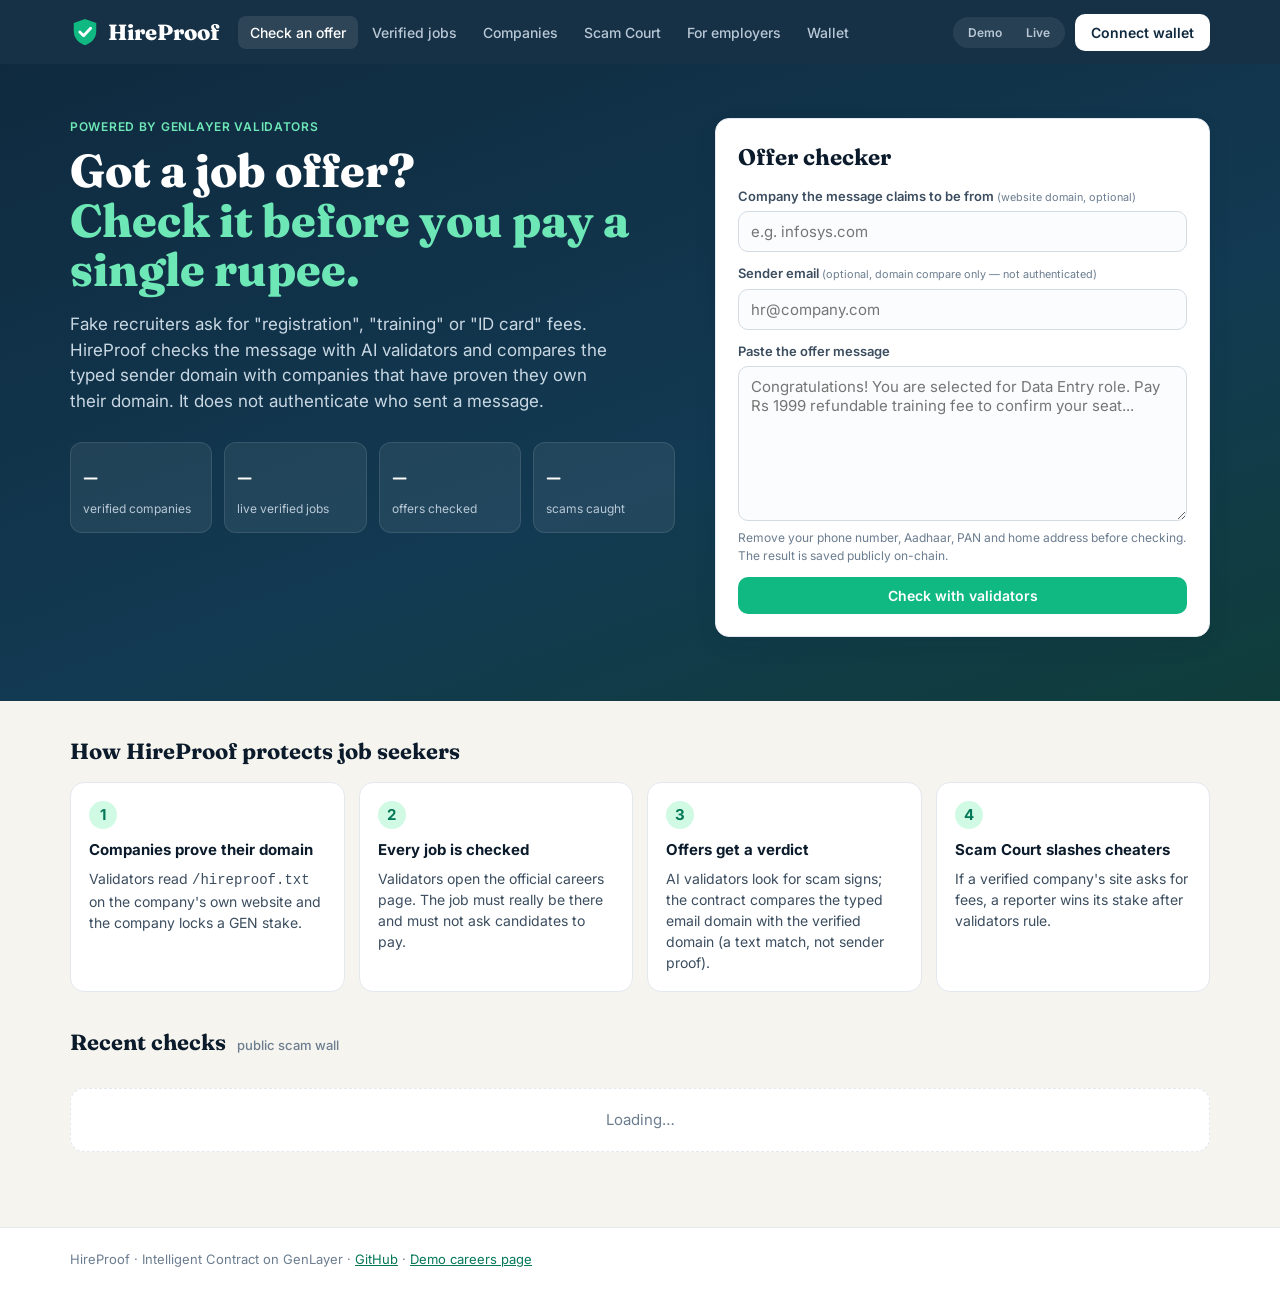
<file: index.html>
<!DOCTYPE html>
<html lang="en">
<head>
<meta charset="UTF-8" />
<meta name="viewport" content="width=device-width, initial-scale=1" />
<title>HireProof — Check a job offer before you pay</title>
<meta name="description" content="HireProof stops fake job offers. Verified companies, validator-checked job posts, an AI offer checker and a Scam Court on GenLayer." />
<link rel="icon" href="data:image/svg+xml,<svg xmlns='http://www.w3.org/2000/svg' viewBox='0 0 64 64'><path d='M32 4l24 9v17c0 15-10 26-24 30C18 56 8 45 8 30V13z' fill='%2310b981'/><path d='M21 32l8 8 15-16' stroke='white' stroke-width='6' fill='none' stroke-linecap='round' stroke-linejoin='round'/></svg>" />
<link rel="preconnect" href="https://fonts.googleapis.com" />
<link href="https://fonts.googleapis.com/css2?family=Fraunces:opsz,wght@9..144,600;9..144,800&family=Inter:wght@400;500;600;700&display=swap" rel="stylesheet" />
<link rel="stylesheet" href="style.css" />
</head>
<body>
<header class="top">
  <div class="wrap top-in">
    <a class="brand" href="#check" data-tab="check">
      <svg viewBox="0 0 64 64" width="30" height="30"><path d="M32 4l24 9v17c0 15-10 26-24 30C18 56 8 45 8 30V13z" fill="#10b981"/><path d="M21 32l8 8 15-16" stroke="#fff" stroke-width="6" fill="none" stroke-linecap="round" stroke-linejoin="round"/></svg>
      <span>HireProof</span>
    </a>
    <nav class="tabs" id="tabs">
      <button data-tab="check" class="on">Check an offer</button>
      <button data-tab="jobs">Verified jobs</button>
      <button data-tab="companies">Companies</button>
      <button data-tab="court">Scam Court</button>
      <button data-tab="employers">For employers</button>
      <button data-tab="wallet">Wallet</button>
    </nav>
    <div class="top-r">
      <div class="netswitch" id="netswitch">
        <button data-net="demo">Demo</button><button data-net="live">Live</button>
      </div>
      <button class="btn btn-wallet" id="connectBtn">Connect wallet</button>
    </div>
  </div>
</header>

<main>
  <!-- CHECK -->
  <section class="tab-page on" id="tab-check">
    <div class="hero">
      <div class="wrap hero-in">
        <div class="hero-copy">
          <p class="eyebrow">Powered by GenLayer validators</p>
          <h1>Got a job offer?<br /><em>Check it before you pay a single rupee.</em></h1>
          <p class="lead">Fake recruiters ask for "registration", "training" or "ID card" fees. HireProof checks the message with AI validators and compares the typed sender domain with companies that have proven they own their domain. It does not authenticate who sent a message.</p>
          <div class="stats" id="stats">
            <div><b id="st-companies">–</b><span>verified companies</span></div>
            <div><b id="st-jobs">–</b><span>live verified jobs</span></div>
            <div><b id="st-checks">–</b><span>offers checked</span></div>
            <div><b id="st-scams">–</b><span>scams caught</span></div>
          </div>
        </div>
        <form class="card check-card" id="checkForm">
          <h2>Offer checker</h2>
          <label>Company the message claims to be from <small>(website domain, optional)</small>
            <input id="ck-domain" list="domainList" placeholder="e.g. infosys.com" autocomplete="off" />
            <datalist id="domainList"></datalist>
          </label>
          <label>Sender email <small>(optional, domain compare only — not authenticated)</small>
            <input id="ck-email" placeholder="hr@company.com" autocomplete="off" />
          </label>
          <label>Paste the offer message
            <textarea id="ck-text" rows="7" placeholder="Congratulations! You are selected for Data Entry role. Pay Rs 1999 refundable training fee to confirm your seat..." required></textarea>
          </label>
          <p class="privacy">Remove your phone number, Aadhaar, PAN and home address before checking. The result is saved publicly on-chain.</p>
          <button class="btn btn-primary btn-block" type="submit">Check with validators</button>
        </form>
      </div>
    </div>
    <div class="wrap">
      <div id="checkResult"></div>
      <div class="how">
        <h3 class="sec-title">How HireProof protects job seekers</h3>
        <div class="how-grid">
          <div class="how-step"><span>1</span><h4>Companies prove their domain</h4><p>Validators read <code>/hireproof.txt</code> on the company's own website and the company locks a GEN stake.</p></div>
          <div class="how-step"><span>2</span><h4>Every job is checked</h4><p>Validators open the official careers page. The job must really be there and must not ask candidates to pay.</p></div>
          <div class="how-step"><span>3</span><h4>Offers get a verdict</h4><p>AI validators look for scam signs; the contract compares the typed email domain with the verified domain (a text match, not sender proof).</p></div>
          <div class="how-step"><span>4</span><h4>Scam Court slashes cheaters</h4><p>If a verified company's site asks for fees, a reporter wins its stake after validators rule.</p></div>
        </div>
      </div>
      <h3 class="sec-title">Recent checks <small>public scam wall</small></h3>
      <div class="list" id="checkList"><p class="empty">Loading…</p></div>
    </div>
  </section>

  <!-- JOBS -->
  <section class="tab-page" id="tab-jobs">
    <div class="wrap">
      <div class="page-head"><h2>Verified jobs</h2><p>Every job below was found by validators on the company's own careers page. No candidate fee was found at the time of checking. Listings of closed or flagged companies are removed.</p></div>
      <input class="search" id="jobSearch" placeholder="Search title, company or location…" />
      <div class="grid" id="jobList"><p class="empty">Loading…</p></div>
    </div>
  </section>

  <!-- COMPANIES -->
  <section class="tab-page" id="tab-companies">
    <div class="wrap">
      <div class="page-head"><h2>Company registry</h2><p>Look up a domain before you trust a recruiter.</p></div>
      <div class="lookup card">
        <input id="lk-domain" placeholder="Type a company domain, e.g. tcs.com" />
        <button class="btn btn-primary" id="lk-btn">Look up</button>
        <div id="lk-out"></div>
      </div>
      <div class="list" id="companyList"><p class="empty">Loading…</p></div>
    </div>
  </section>

  <!-- COURT -->
  <section class="tab-page" id="tab-court">
    <div class="wrap">
      <div class="page-head"><h2>Scam Court</h2><p>Only evidence validators can read themselves — a page on the company's own domain — can slash a stake. Pasted screenshots never can.</p></div>
      <div class="two">
        <form class="card" id="reportForm">
          <h3>Open a report</h3>
          <label>Verified company
            <select id="rp-company"></select>
          </label>
          <label>Evidence page on that company's domain
            <input id="rp-url" placeholder="https://company.com/notice" />
          </label>
          <label>What happened
            <textarea id="rp-details" rows="4" placeholder="Their careers page asks selected candidates to pay a training fee."></textarea>
          </label>
          <p class="hint" id="rp-bond">Bond: –</p>
          <ul class="rules">
            <li>Validators confirm the evidence first. If the page is readable and shows no fee demand, half your bond goes back and half goes to the company.</li>
            <li>If the page cannot be read or validators cannot decide, your full bond is returned and nobody is penalised.</li>
            <li>If confirmed, the company gets a response window. Then validators rule.</li>
            <li>Upheld: company is FLAGGED and you receive its whole stake plus your bond.</li>
            <li>Rejected after a confirmed intake: you get your full bond back.</li>
          </ul>
          <button class="btn btn-danger btn-block" type="submit">Open report</button>
        </form>
        <div>
          <h3 class="sec-title">Cases</h3>
          <div class="list" id="reportList"><p class="empty">Loading…</p></div>
        </div>
      </div>
    </div>
  </section>

  <!-- EMPLOYERS -->
  <section class="tab-page" id="tab-employers">
    <div class="wrap">
      <div class="page-head"><h2>For employers</h2><p>Get a verified badge so candidates can tell your real offers from fakes.</p></div>
      <div class="steps">
        <div class="card step">
          <span class="num">1</span>
          <h3>Add the proof file to your website</h3>
          <p>Create <code>https://yourdomain/hireproof.txt</code> (or <code>/.well-known/hireproof.txt</code>) containing exactly:</p>
          <pre id="proofLine">Connect your wallet to see your proof line</pre>
          <button class="btn btn-ghost" id="copyProof" type="button">Copy</button>
        </div>
        <form class="card step" id="regForm">
          <span class="num">2</span>
          <h3>Register &amp; stake</h3>
          <label>Company name<input id="rg-name" placeholder="Sankar Tech" /></label>
          <label>Domain<input id="rg-domain" placeholder="sankartech.com" /></label>
          <p class="hint" id="rg-stake">Stake: –</p>
          <button class="btn btn-primary btn-block" type="submit">Register company</button>
        </form>
        <form class="card step" id="jobForm">
          <span class="num">3</span>
          <h3>Post a verified job</h3>
          <label>Your company<select id="jb-company"></select></label>
          <label>Job title<input id="jb-title" placeholder="Junior Web Developer" /></label>
          <div class="row2">
            <label>Location<input id="jb-loc" placeholder="Bangalore" /></label>
            <label>Salary<input id="jb-sal" placeholder="₹4–5 LPA" /></label>
          </div>
          <label>Official job page (on your domain)<input id="jb-url" placeholder="https://sankartech.com/careers" /></label>
          <button class="btn btn-primary btn-block" type="submit">Verify &amp; post job</button>
        </form>
      </div>
      <h3 class="sec-title">My companies</h3>
      <div class="list" id="myCompanies"><p class="empty">Connect your wallet.</p></div>
    </div>
  </section>

  <!-- WALLET -->
  <section class="tab-page" id="tab-wallet">
    <div class="wrap narrow">
      <div class="card wallet-card">
        <h2>Your balance in HireProof</h2>
        <p class="big" id="credit">–</p>
        <p class="hint">Refunded stakes, returned bonds and Scam Court rewards collect here.</p>
        <button class="btn btn-primary btn-block" id="withdrawBtn">Withdraw to my wallet</button>
        <hr />
        <p class="hint" id="contractInfo"></p>
      </div>
    </div>
  </section>
</main>

<footer class="foot">
  <div class="wrap">HireProof · Intelligent Contract on GenLayer · <a href="https://github.com/gurusankar55/hireproof" target="_blank" rel="noopener">GitHub</a> · <a href="demo/careers.html" target="_blank">Demo careers page</a></div>
</footer>

<div class="modal" id="walletModal" hidden>
  <div class="modal-box">
    <h3>Choose a wallet</h3>
    <div id="walletChoices"></div>
    <button class="btn btn-ghost btn-block" id="closeModal">Cancel</button>
  </div>
</div>
<div id="toasts"></div>

<script type="module" src="app.js"></script>
</body>
</html>
</file>
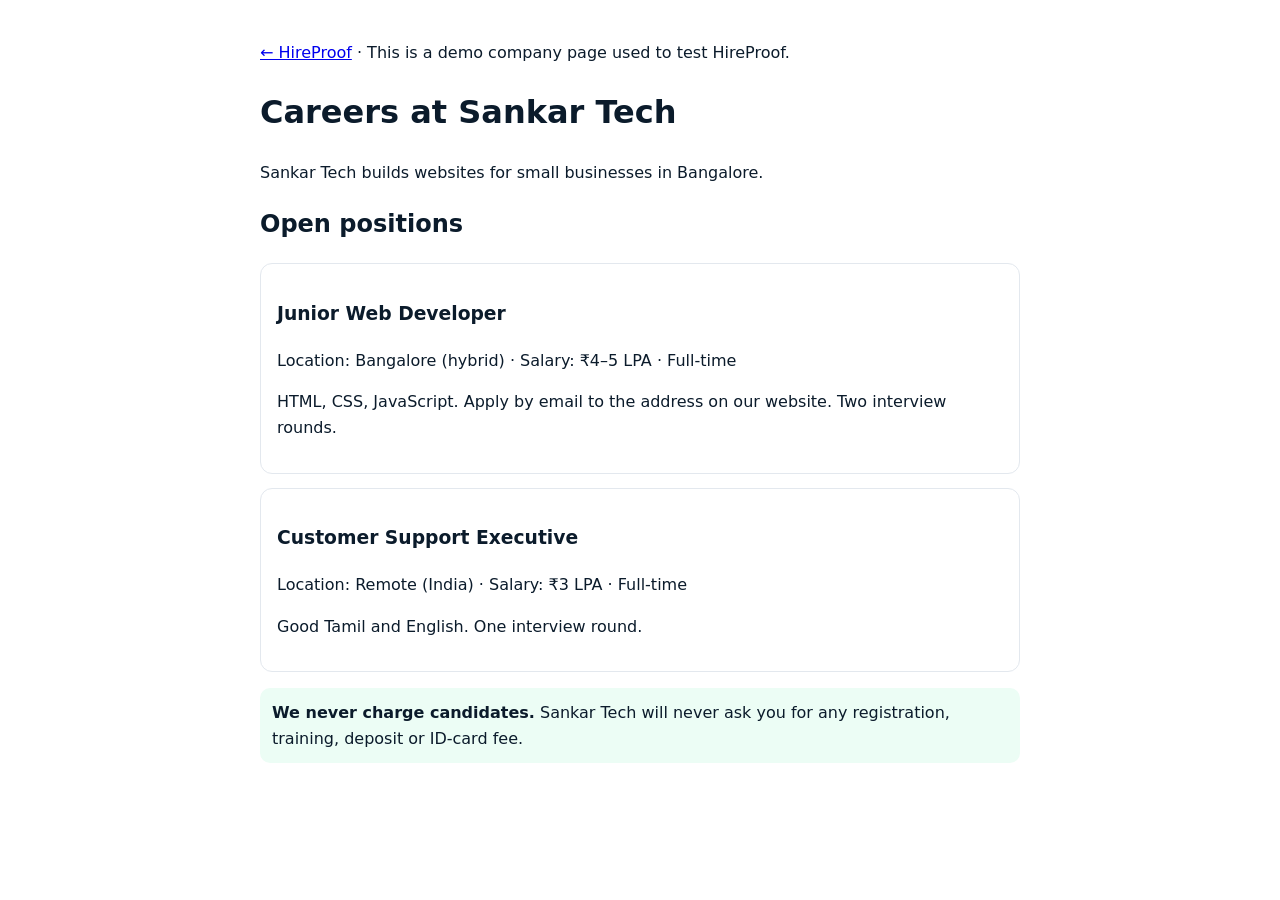
<file: demo/careers.html>
<!DOCTYPE html>
<html lang="en"><head><meta charset="UTF-8"><meta name="viewport" content="width=device-width,initial-scale=1"><title>Careers — Sankar Tech (HireProof demo company)</title>
<style>body{font-family:system-ui,sans-serif;max-width:760px;margin:40px auto;padding:0 20px;color:#0b1b2b;line-height:1.6}.job{border:1px solid #e3e8ee;border-radius:12px;padding:16px;margin:14px 0}.note{background:#ecfdf5;border-radius:10px;padding:12px}</style></head>
<body>
<p><a href="../index.html">← HireProof</a> · This is a demo company page used to test HireProof.</p>
<h1>Careers at Sankar Tech</h1>
<p>Sankar Tech builds websites for small businesses in Bangalore.</p>
<h2>Open positions</h2>
<div class="job"><h3>Junior Web Developer</h3><p>Location: Bangalore (hybrid) · Salary: ₹4–5 LPA · Full-time</p><p>HTML, CSS, JavaScript. Apply by email to the address on our website. Two interview rounds.</p></div>
<div class="job"><h3>Customer Support Executive</h3><p>Location: Remote (India) · Salary: ₹3 LPA · Full-time</p><p>Good Tamil and English. One interview round.</p></div>
<p class="note"><b>We never charge candidates.</b> Sankar Tech will never ask you for any registration, training, deposit or ID-card fee.</p>
</body></html>
</file>
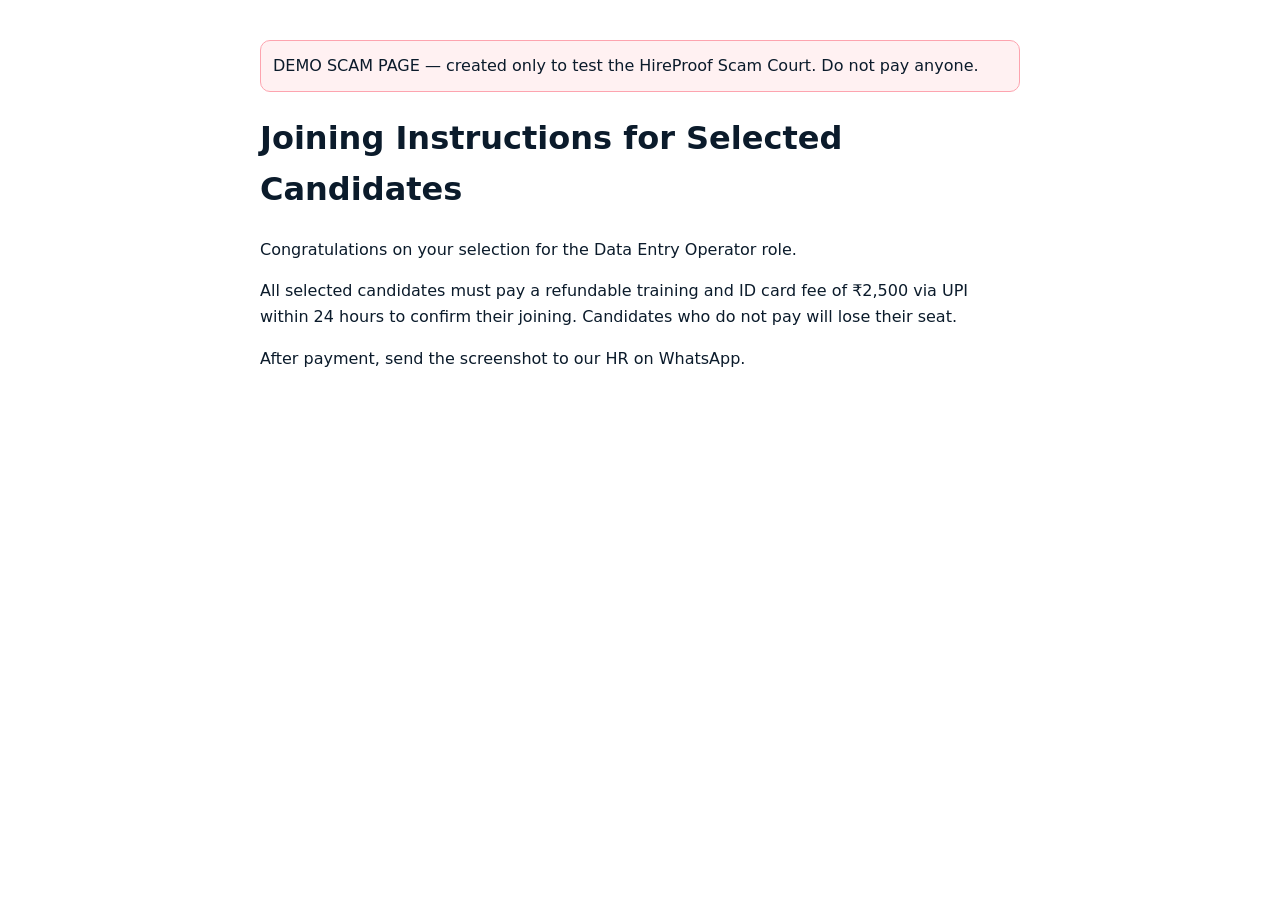
<file: demo/fee-notice.html>
<!DOCTYPE html>
<html lang="en"><head><meta charset="UTF-8"><meta name="viewport" content="width=device-width,initial-scale=1"><title>Joining notice (HireProof demo scam page)</title>
<style>body{font-family:system-ui,sans-serif;max-width:760px;margin:40px auto;padding:0 20px;color:#0b1b2b;line-height:1.6}.warn{background:#fff1f2;border:1px solid #fda4af;border-radius:10px;padding:12px}</style></head>
<body>
<p class="warn">DEMO SCAM PAGE — created only to test the HireProof Scam Court. Do not pay anyone.</p>
<h1>Joining Instructions for Selected Candidates</h1>
<p>Congratulations on your selection for the Data Entry Operator role.</p>
<p>All selected candidates must pay a refundable training and ID card fee of ₹2,500 via UPI within 24 hours to confirm their joining. Candidates who do not pay will lose their seat.</p>
<p>After payment, send the screenshot to our HR on WhatsApp.</p>
</body></html>
</file>
<file: style.css>
:root{
  --ink:#0b1b2b; --ink2:#3b4d5f; --mute:#6b7d8f; --line:#e3e8ee; --bg:#f6f4ef; --card:#fff;
  --green:#10b981; --green-d:#047857; --red:#e11d48; --amber:#d97706; --navy:#0f2a3f;
  --r:14px; --sh:0 1px 2px rgba(11,27,43,.06),0 8px 24px rgba(11,27,43,.06);
}
*{box-sizing:border-box}
body{margin:0;font-family:Inter,system-ui,sans-serif;color:var(--ink);background:var(--bg);font-size:15px;line-height:1.5}
a{color:var(--green-d)}
code,pre{font-family:ui-monospace,Menlo,Consolas,monospace}
.wrap{max-width:1180px;margin:0 auto;padding:0 20px}
.narrow{max-width:560px}
.top{position:sticky;top:0;z-index:20;background:rgba(15,42,63,.97);backdrop-filter:blur(8px);color:#fff}
.top-in{display:flex;align-items:center;gap:18px;height:64px}
.brand{display:flex;align-items:center;gap:8px;color:#fff;text-decoration:none;font-family:Fraunces,serif;font-weight:800;font-size:22px}
.tabs{display:flex;gap:2px;flex:1;overflow-x:auto}
.tabs button{background:none;border:0;color:#b9c8d6;font:500 14px Inter;padding:8px 12px;border-radius:8px;cursor:pointer;white-space:nowrap}
.tabs button:hover{color:#fff}
.tabs button.on{background:rgba(255,255,255,.1);color:#fff}
.top-r{display:flex;gap:10px;align-items:center}
.netswitch{display:flex;background:rgba(255,255,255,.08);border-radius:999px;padding:3px}
.netswitch button{border:0;background:none;color:#b9c8d6;font:600 12px Inter;padding:5px 12px;border-radius:999px;cursor:pointer}
.netswitch button.on{background:var(--green);color:#fff}
.btn{border:0;border-radius:10px;font:600 14px Inter;padding:10px 16px;cursor:pointer;transition:.15s}
.btn:disabled{opacity:.55;cursor:wait}
.btn-primary{background:var(--green);color:#fff}.btn-primary:hover{background:var(--green-d)}
.btn-danger{background:var(--red);color:#fff}
.btn-ghost{background:#eef2f5;color:var(--ink)}
.btn-wallet{background:#fff;color:var(--navy)}
.btn-sm{padding:6px 10px;font-size:13px}
.btn-block{width:100%}
.tab-page{display:none;padding-bottom:60px}.tab-page.on{display:block}
.hero{background:linear-gradient(160deg,var(--navy) 0%,#123a52 60%,#0f3d3a 100%);color:#fff;padding:54px 0 64px;margin-bottom:34px}
.hero-in{display:grid;grid-template-columns:1.1fr .9fr;gap:40px;align-items:start}
.eyebrow{color:#6ee7b7;font-weight:600;letter-spacing:.06em;text-transform:uppercase;font-size:12px;margin:0 0 10px}
h1{font-family:Fraunces,serif;font-weight:800;font-size:46px;line-height:1.08;margin:0 0 16px}
h1 em{font-style:normal;color:#6ee7b7}
.lead{color:#c9d7e3;font-size:17px;max-width:540px}
.stats{display:grid;grid-template-columns:repeat(4,1fr);gap:12px;margin-top:28px}
.stats div{background:rgba(255,255,255,.07);border:1px solid rgba(255,255,255,.1);border-radius:12px;padding:12px}
.stats b{display:block;font-family:Fraunces,serif;font-size:28px}
.stats span{font-size:12px;color:#b9c8d6}
.card{background:var(--card);border:1px solid var(--line);border-radius:var(--r);padding:22px;box-shadow:var(--sh);color:var(--ink)}
.check-card h2{margin:0 0 12px;font-family:Fraunces,serif}
label{display:block;font-weight:600;font-size:13px;margin:0 0 12px;color:var(--ink2)}
label small{font-weight:400;color:var(--mute)}
input,textarea,select{display:block;width:100%;margin-top:5px;border:1px solid #d3dbe3;border-radius:10px;padding:10px 12px;font:15px Inter;color:var(--ink);background:#fbfcfd}
input:focus,textarea:focus,select:focus{outline:2px solid #a7f3d0;border-color:var(--green)}
.privacy{font-size:12px;color:var(--mute);margin:-4px 0 12px}
.sec-title{font-family:Fraunces,serif;font-size:22px;margin:34px 0 14px}
.sec-title small{font-family:Inter;font-size:13px;color:var(--mute);font-weight:500;margin-left:6px}
.how-grid{display:grid;grid-template-columns:repeat(4,1fr);gap:14px}
.how-step{background:#fff;border:1px solid var(--line);border-radius:var(--r);padding:18px}
.how-step span{display:inline-grid;place-items:center;width:28px;height:28px;border-radius:50%;background:#d1fae5;color:var(--green-d);font-weight:700}
.how-step h4{margin:10px 0 6px}.how-step p{margin:0;color:var(--ink2);font-size:14px}
.list{display:flex;flex-direction:column;gap:12px}
.grid{display:grid;grid-template-columns:repeat(auto-fill,minmax(300px,1fr));gap:14px}
.empty{color:var(--mute);padding:20px;text-align:center;background:#fff;border:1px dashed var(--line);border-radius:var(--r)}
.item{background:#fff;border:1px solid var(--line);border-radius:var(--r);padding:16px 18px}
.item-h{display:flex;justify-content:space-between;gap:10px;align-items:center;flex-wrap:wrap}
.item h4{margin:0;font-size:16px}
.meta{color:var(--mute);font-size:13px}
.badge{display:inline-flex;align-items:center;gap:4px;font:700 11px Inter;letter-spacing:.04em;padding:4px 9px;border-radius:999px;text-transform:uppercase}
.b-green{background:#d1fae5;color:#065f46}.b-red{background:#ffe4e6;color:#9f1239}.b-amber{background:#fef3c7;color:#92400e}.b-gray{background:#eef2f5;color:#475569}.b-blue{background:#dbeafe;color:#1e40af}
.verdict{margin-top:24px;border-radius:var(--r);padding:24px;border:2px solid}
.verdict h3{font-family:Fraunces,serif;font-size:30px;margin:0 0 6px}
.v-SCAM{background:#fff1f2;border-color:var(--red)}.v-SCAM h3{color:var(--red)}
.v-SUSPICIOUS{background:#fffbeb;border-color:var(--amber)}.v-SUSPICIOUS h3{color:var(--amber)}
.v-VERIFIED{background:#ecfdf5;border-color:var(--green)}.v-VERIFIED h3{color:var(--green-d)}
.v-NO_RED_FLAGS{background:#f0f9ff;border-color:#38bdf8}.v-NO_RED_FLAGS h3{color:#0369a1}
.verdict ul{margin:10px 0 0;padding-left:18px}.verdict li{margin:4px 0}
.job{display:flex;flex-direction:column;gap:8px}
.job .co{display:flex;align-items:center;gap:6px;font-weight:600;color:var(--ink2);font-size:13px}
.job h4{font-size:18px}
.job .tags{display:flex;gap:6px;flex-wrap:wrap}
.tag{background:#f1f5f9;border-radius:8px;padding:3px 8px;font-size:12px;color:var(--ink2)}
.job.flagged{border-color:#fda4af;background:#fff7f8}
.search{max-width:420px;margin-bottom:16px}
.page-head{padding:34px 0 10px}.page-head h2{font-family:Fraunces,serif;font-size:34px;margin:0}.page-head p{color:var(--ink2);margin:6px 0 0}
.lookup{display:grid;grid-template-columns:1fr auto;gap:10px;margin:16px 0 22px}.lookup input{margin:0}
#lk-out{grid-column:1/-1}
.two{display:grid;grid-template-columns:400px 1fr;gap:24px;align-items:start;margin-top:18px}
.two .sec-title{margin-top:0}
.rules{font-size:13px;color:var(--ink2);padding-left:18px;margin:6px 0 14px}.rules li{margin:4px 0}
.hint{font-size:13px;color:var(--mute);margin:4px 0 12px}
.quote{background:#fff1f2;border-left:3px solid var(--red);padding:8px 12px;border-radius:6px;font-size:14px;margin:8px 0}
.resp{background:#f0f9ff;border-left:3px solid #38bdf8;padding:8px 12px;border-radius:6px;font-size:14px;margin:8px 0}
.actions{display:flex;gap:8px;flex-wrap:wrap;margin-top:10px}
.steps{display:grid;grid-template-columns:repeat(3,1fr);gap:16px;margin-top:18px}
.step{position:relative}.step h3{margin:6px 0 10px}
.num{display:inline-grid;place-items:center;width:30px;height:30px;border-radius:50%;background:var(--navy);color:#fff;font-weight:700}
pre{background:#0f2a3f;color:#a7f3d0;padding:12px;border-radius:10px;white-space:pre-wrap;word-break:break-all;font-size:13px}
.row2{display:grid;grid-template-columns:1fr 1fr;gap:10px}
.wallet-card{margin-top:40px;text-align:center}.wallet-card h2{font-family:Fraunces,serif}
.big{font-family:Fraunces,serif;font-size:44px;margin:6px 0}
hr{border:0;border-top:1px solid var(--line);margin:20px 0}
.foot{border-top:1px solid var(--line);padding:22px 0;color:var(--mute);font-size:13px;background:#fff}
.modal{position:fixed;inset:0;background:rgba(11,27,43,.55);display:grid;place-items:center;z-index:50}
.modal[hidden]{display:none}
.modal-box{background:#fff;border-radius:16px;padding:22px;width:340px}
.modal-box h3{margin:0 0 14px}
.wchoice{display:flex;align-items:center;gap:10px;width:100%;border:1px solid var(--line);background:#fff;border-radius:12px;padding:12px;margin-bottom:8px;cursor:pointer;font:600 15px Inter}
.wchoice:hover{border-color:var(--green)}
.wchoice img{width:28px;height:28px}
#toasts{position:fixed;right:18px;bottom:18px;display:flex;flex-direction:column;gap:8px;z-index:60}
.toast{background:var(--navy);color:#fff;padding:12px 16px;border-radius:12px;box-shadow:var(--sh);max-width:360px;font-size:14px}
.toast.err{background:#9f1239}.toast.ok{background:#065f46}
.spin{display:inline-block;width:12px;height:12px;border:2px solid rgba(255,255,255,.4);border-top-color:#fff;border-radius:50%;animation:sp 1s linear infinite;margin-right:6px;vertical-align:-1px}
@keyframes sp{to{transform:rotate(360deg)}}
@media(max-width:960px){
  .hero-in,.two,.steps{grid-template-columns:1fr}
  .how-grid{grid-template-columns:1fr 1fr}
  .stats{grid-template-columns:1fr 1fr}
  h1{font-size:34px}
  .top-in{flex-wrap:wrap;height:auto;padding:10px 20px}
  .tabs{order:3;width:100%}
}
</file>
